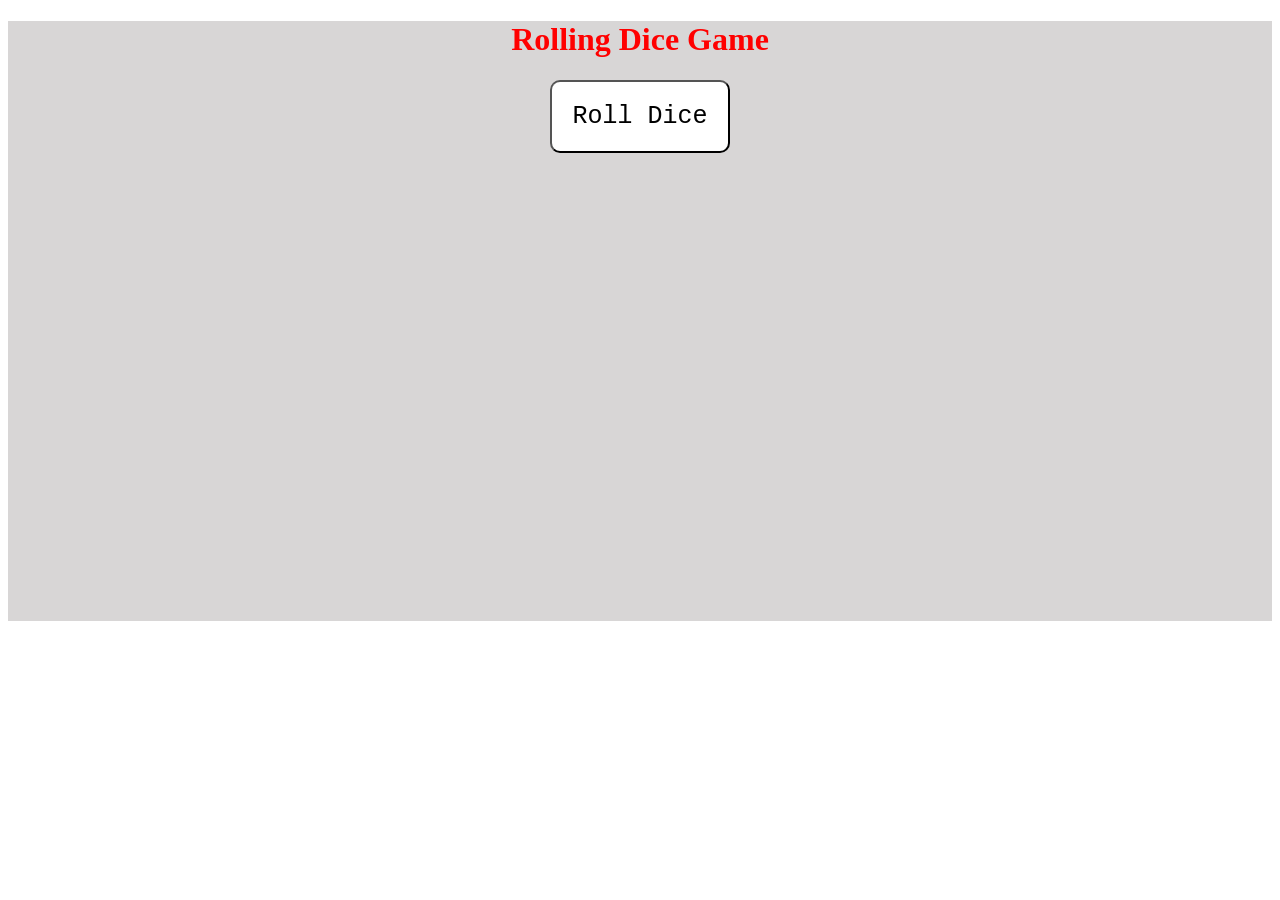
<file: Learning JavaScript/index.html>
<!doctype html>
<html lang="en">
  <head>
    <meta charset="UTF-8" />
    <meta name="viewport" content="width=device-width, initial-scale=1.0" />
    <link rel="stylesheet" href="style.css" />
    <title>Roll Dice</title>
  </head>
  <body>
    <div id="dice__container">
      <h1>Rolling Dice Game</h1>
      <button id="btnRollDices">Roll Dice</button>
      <h2 id="dice-rolled-number1"></h2> <br>
      <h2 id="dice-rolled-number2"></h2>
      <h4 id="Rolled-confirmation"></h4>
    </div>
    

    <script src="index.js"></script>
  </body>
</html>
</file>
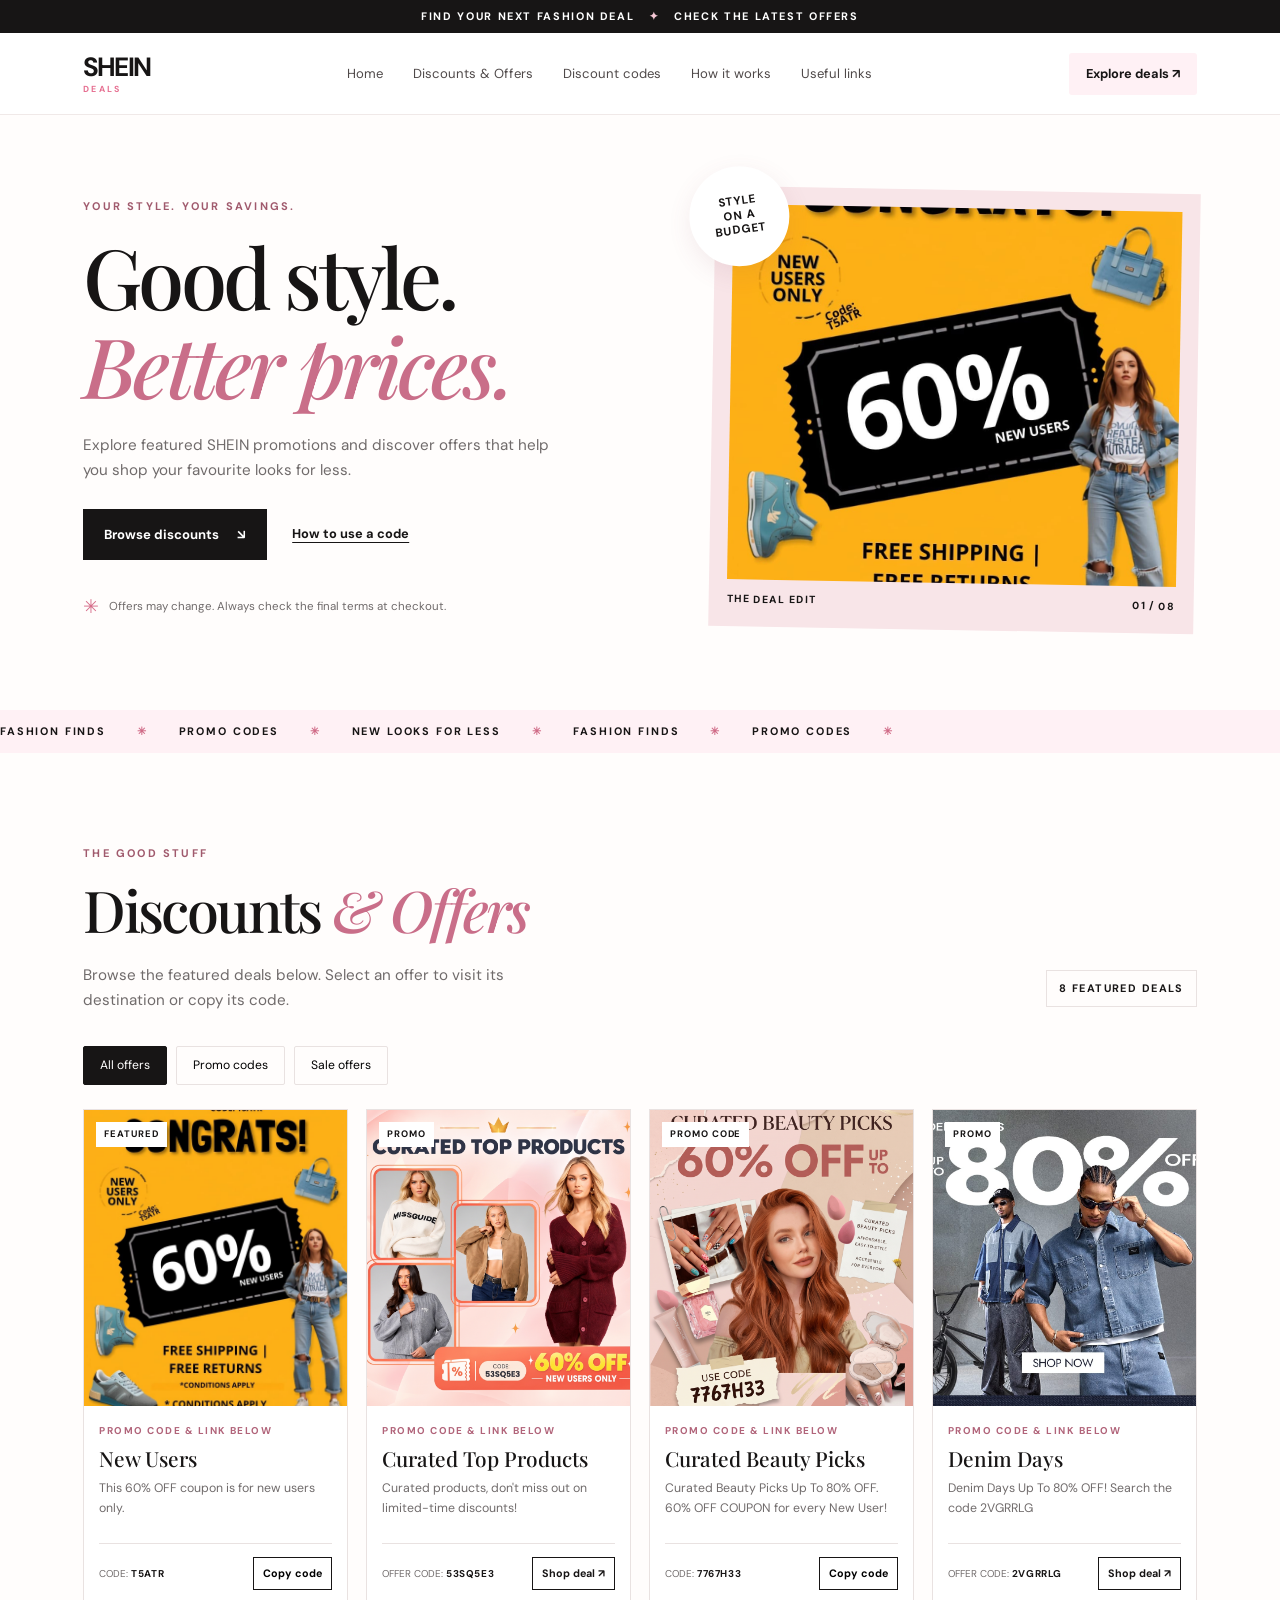
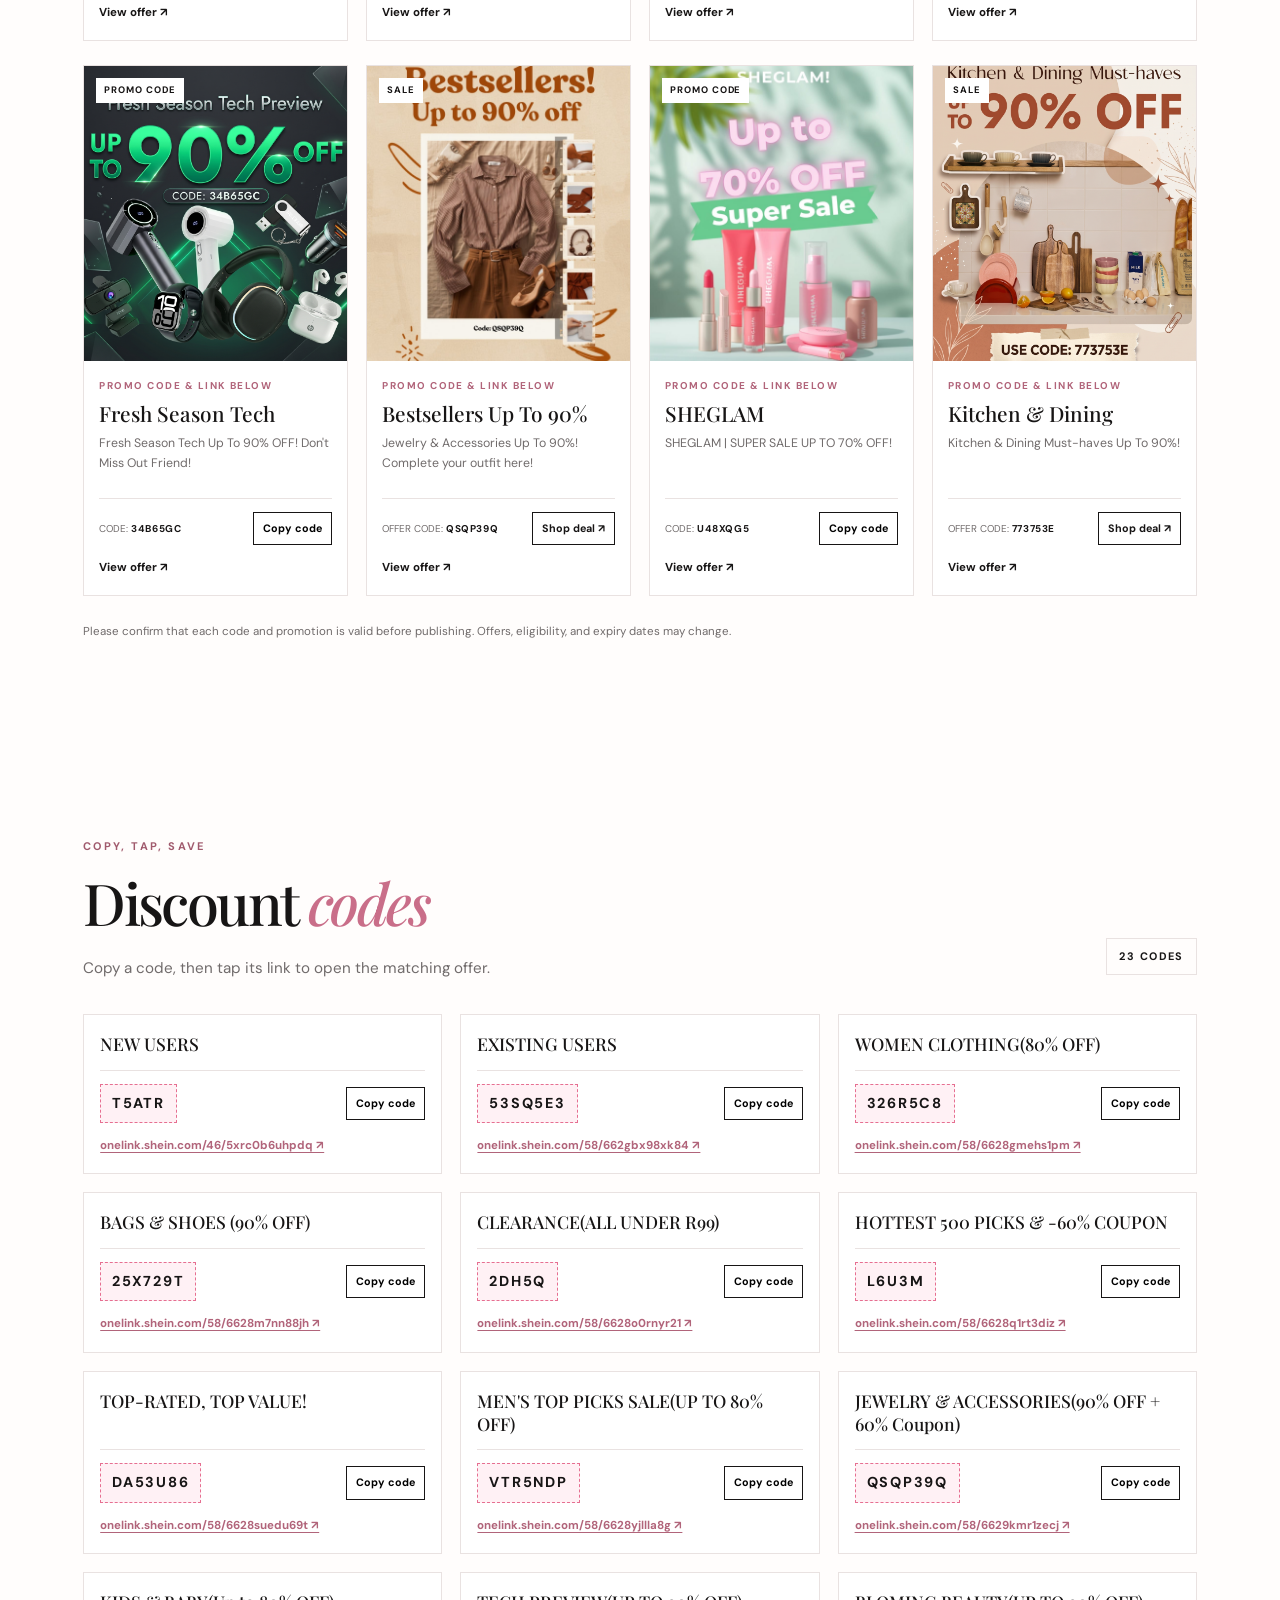
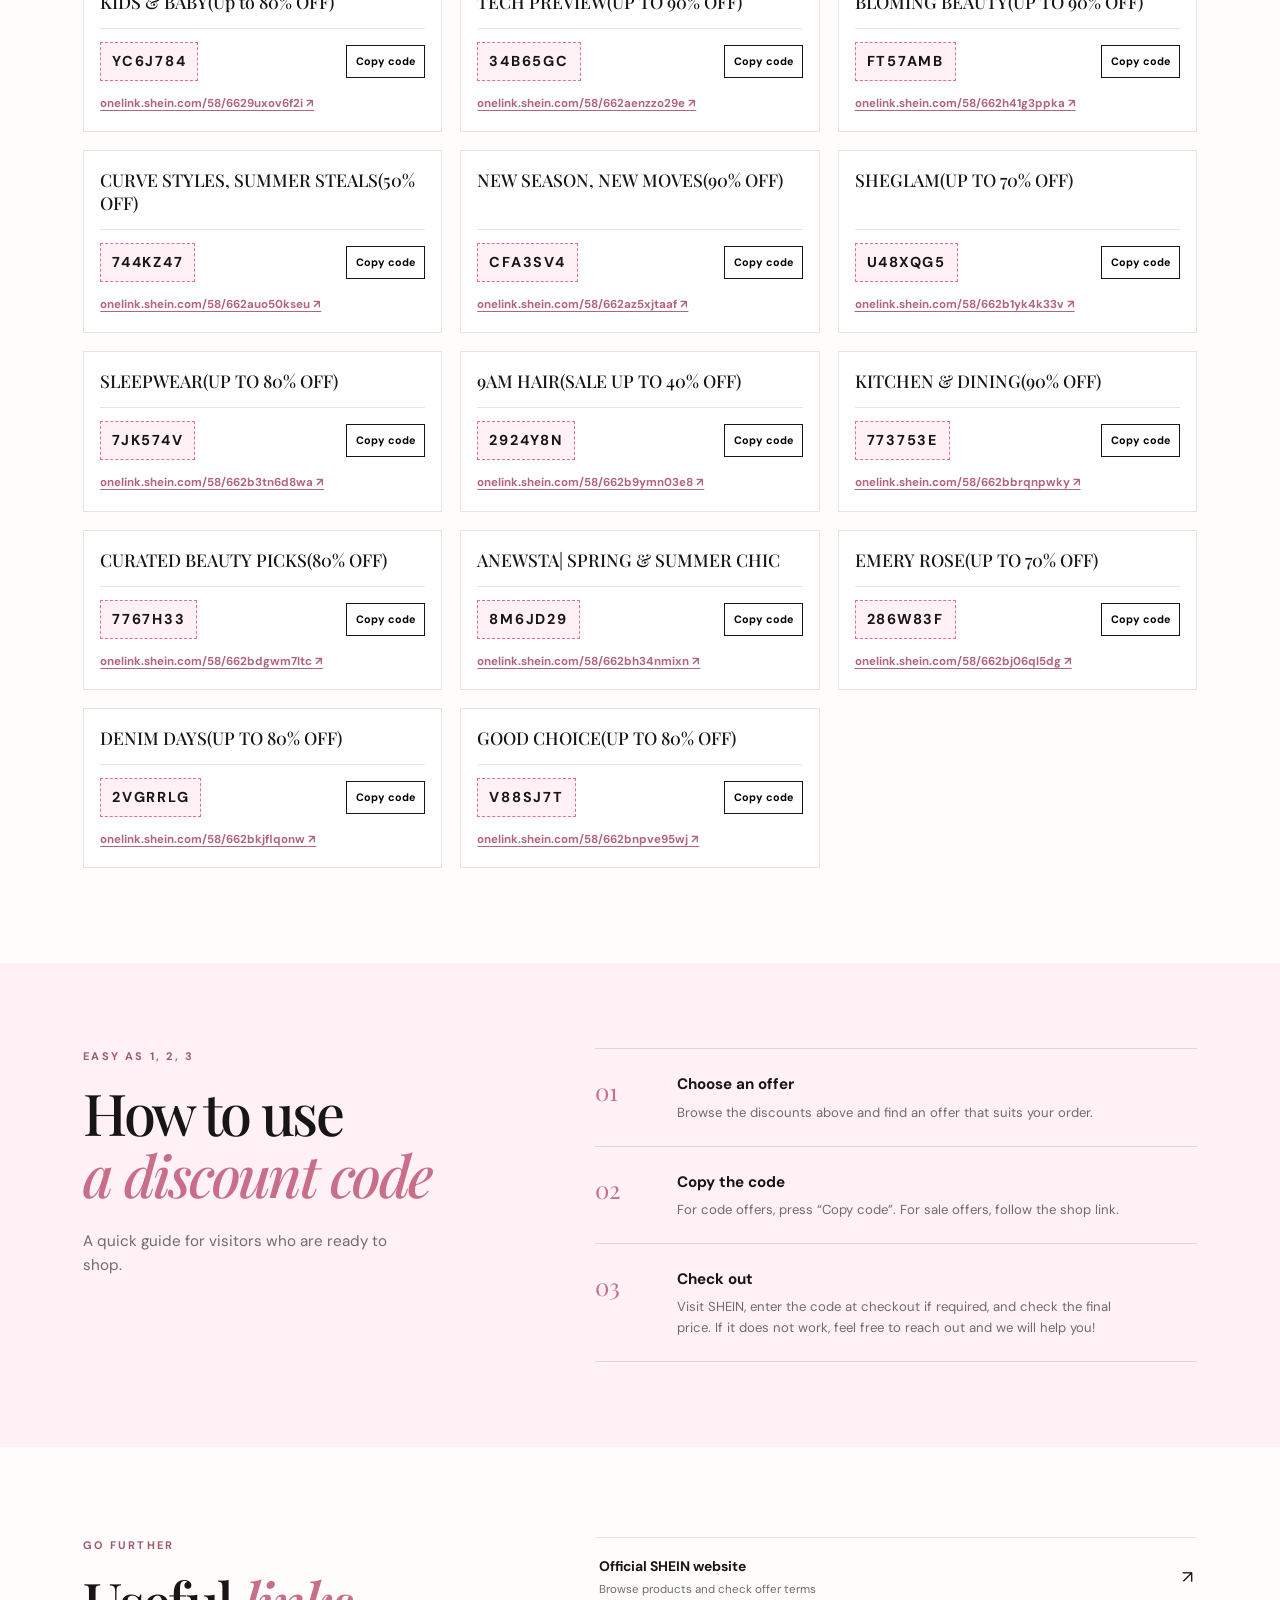
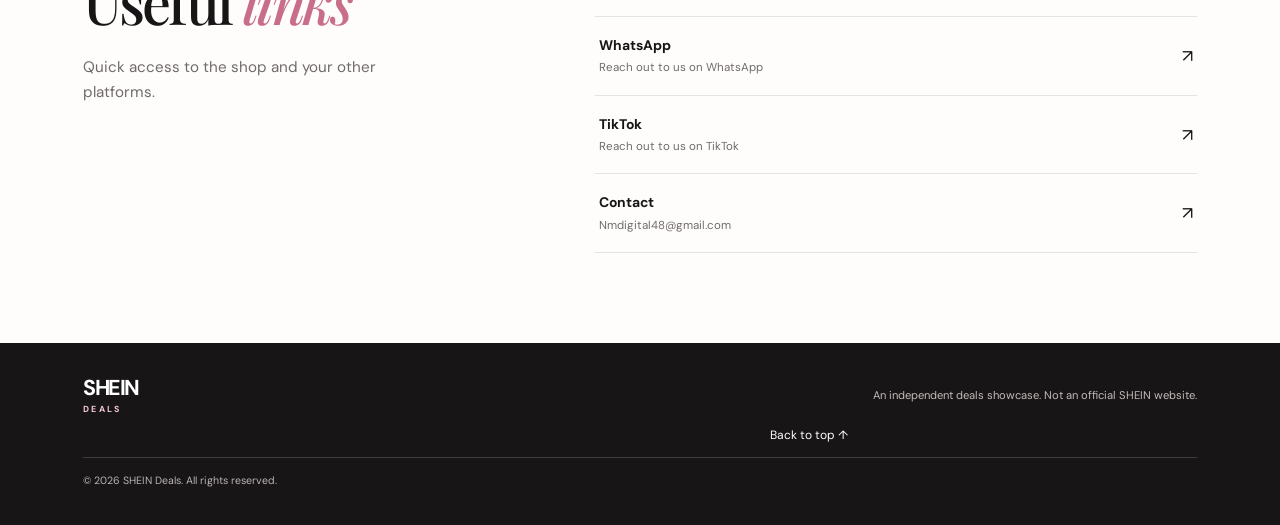
<file: Shein Discount Platform/index.html>
<!doctype html>
<html lang="en">
  <head>
    <meta charset="UTF-8" />
    <meta name="viewport" content="width=device-width, initial-scale=1.0" />
    <meta
      name="description"
      content="Browse featured SHEIN discounts, offers and promo codes."
    />
    <title>SHEIN Deals | Discounts & Offers</title>
    <link rel="stylesheet" href="css/style.css" />
    <script src="js/script.js" defer></script>
  </head>
  <body>
    <div class="announcement">
      FIND YOUR NEXT FASHION DEAL <span>✦</span> CHECK THE LATEST OFFERS
    </div>

    <header class="site-header">
      <a class="brand" href="#home" aria-label="SHEIN Deals home"
        >SHEIN<span>DEALS</span></a
      >
      <button
        class="menu-toggle"
        id="menuToggle"
        aria-label="Open navigation"
        aria-expanded="false"
      >
        ☰
      </button>
      <nav class="nav-links" id="navLinks" aria-label="Main navigation">
        <a href="#home">Home</a>
        <a href="#discounts">Discounts &amp; Offers</a>
        <a href="#discount-codes">Discount codes</a>
        <a href="#how-it-works">How it works</a>
        <a href="#useful-links">Useful links</a>
      </nav>
      <a class="header-cta" href="#discounts">Explore deals ↗</a>
    </header>

    <main>
      <section class="hero section-wrap" id="home">
        <div class="hero-copy">
          <p class="eyebrow">YOUR STYLE. YOUR SAVINGS.</p>
          <h1>Good style.<br /><span>Better prices.</span></h1>
          <p class="hero-description">
            Explore featured SHEIN promotions and discover offers that help you
            shop your favourite looks for less.
          </p>
          <div class="hero-actions">
            <a class="button button-dark" href="#discounts"
              >Browse discounts <span>↘</span></a
            >
            <a class="text-link" href="#how-it-works">How to use a code</a>
          </div>
          <div class="hero-note">
            <span class="sparkle">✳</span
            ><span
              >Offers may change. Always check the final terms at
              checkout.</span
            >
          </div>
        </div>
        <div class="hero-art">
          <div class="hero-sticker">STYLE<br />ON A<br />BUDGET</div>
          <img
            src="assets/images/New Users.jpeg"
            alt="Featured SHEIN promotion"
            onerror="
              this.style.display = 'none';
              this.nextElementSibling.style.display = 'grid';
            "
          />
          <div class="image-placeholder hero-placeholder">
            <span>ADD YOUR<br />FEATURED IMAGE</span
            ><small>assets/images/discount-1.jpg</small>
          </div>
          <div class="hero-caption">THE DEAL EDIT <span>01 / 08</span></div>
        </div>
      </section>

      <section class="ticker" aria-label="Site highlights">
        <div>
          FASHION FINDS <span>✳</span> PROMO CODES <span>✳</span> NEW LOOKS FOR
          LESS <span>✳</span> FASHION FINDS <span>✳</span> PROMO CODES
          <span>✳</span>
        </div>
      </section>

      <section class="discounts section-wrap" id="discounts">
        <div class="section-heading">
          <div>
            <p class="eyebrow">THE GOOD STUFF</p>
            <h2>Discounts <span>&amp; Offers</span></h2>
            <p class="section-intro">
              Browse the featured deals below. Select an offer to visit its
              destination or copy its code.
            </p>
          </div>
          <span class="count-label">8 FEATURED DEALS</span>
        </div>

        <div class="filter-row" role="group" aria-label="Filter deals">
          <button class="filter-button active" data-filter="all">
            All offers
          </button>
          <button class="filter-button" data-filter="code">Promo codes</button>
          <button class="filter-button" data-filter="sale">Sale offers</button>
        </div>

        <div class="deal-grid">
          <article class="deal-card" data-type="code">
            <a
              class="deal-image"
              href="https://www.shein.com/"
              target="_blank"
              rel="noopener noreferrer"
              aria-label="Open SHEIN website for offer 1"
            >
              <img
                src="assets/images/New Users.jpeg"
                alt="Discount offer 1"
                onerror="
                  this.style.display = 'none';
                  this.nextElementSibling.style.display = 'grid';
                "
              />
              <span class="image-placeholder"
                ><span>IMAGE 01</span><small>discount-1.jpg</small></span
              ><span class="image-tag">FEATURED</span>
            </a>
            <div class="deal-content">
              <p class="deal-category">PROMO CODE & LINK BELOW</p>
              <h3>New Users</h3>
              <p class="deal-description">
                This 60% OFF coupon is for new users only.
              </p>
              <div class="deal-bottom">
                <span class="code-label">CODE: <b>T5ATR</b></span
                ><button class="copy-button" data-code="T5ATR">
                  Copy code
                </button>
              </div>
              <a
                class="deal-link"
                href="https://www.shein.com/"
                target="_blank"
                rel="noopener noreferrer"
                >View offer ↗</a
              >
            </div>
          </article>
          <article class="deal-card" data-type="sale">
            <a
              class="deal-image"
              href="https://www.shein.com/"
              target="_blank"
              rel="noopener noreferrer"
              aria-label="Open SHEIN website for offer 2"
            >
              <img
                src="assets/images/Commission Boost Curated Top Products.jpg"
                alt="Discount offer 2"
                onerror="
                  this.style.display = 'none';
                  this.nextElementSibling.style.display = 'grid';
                "
              />
              <span class="image-placeholder"
                ><span>IMAGE 02</span><small>discount-2.jpg</small></span
              ><span class="image-tag">PROMO</span>
            </a>
            <div class="deal-content">
              <p class="deal-category">PROMO CODE & LINK BELOW</p>
              <h3>Curated Top Products</h3>
              <p class="deal-description">
                Curated products, don't miss out on limited-time discounts!
              </p>
              <div class="deal-bottom">
                <span class="code-label">OFFER CODE: <b>53SQ5E3</b></span
                ><a
                  class="small-button"
                  href="https://www.shein.com/"
                  target="_blank"
                  rel="noopener noreferrer"
                  >Shop deal ↗</a
                >
              </div>
              <a
                class="deal-link"
                href="https://www.shein.com/"
                target="_blank"
                rel="noopener noreferrer"
                >View offer ↗</a
              >
            </div>
          </article>
          <article class="deal-card" data-type="code">
            <a
              class="deal-image"
              href="https://www.shein.com/"
              target="_blank"
              rel="noopener noreferrer"
              aria-label="Open SHEIN website for offer 3"
            >
              <img
                src="assets/images/Curated Beauty Picks.jpg"
                alt="Discount offer 3"
                onerror="
                  this.style.display = 'none';
                  this.nextElementSibling.style.display = 'grid';
                "
              />
              <span class="image-placeholder"
                ><span>IMAGE 03</span><small>discount-3.jpg</small></span
              ><span class="image-tag">PROMO CODE</span>
            </a>
            <div class="deal-content">
              <p class="deal-category">PROMO CODE & LINK BELOW</p>
              <h3>Curated Beauty Picks</h3>
              <p class="deal-description">
                Curated Beauty Picks Up To 80% OFF. 60% OFF COUPON for every New User!
              </p>
              <div class="deal-bottom">
                <span class="code-label">CODE: <b>7767H33</b></span
                ><button class="copy-button" data-code="7767H33">
                  Copy code
                </button>
              </div>
              <a
                class="deal-link"
                href="https://www.shein.com/"
                target="_blank"
                rel="noopener noreferrer"
                >View offer ↗</a
              >
            </div>
          </article>

          <article class="deal-card" data-type="sale">
            <a
              class="deal-image"
              href="https://www.shein.com/"
              target="_blank"
              rel="noopener noreferrer"
              aria-label="Open SHEIN website for offer 4"
            >
              <img
                src="assets/images/Denim Days.jpeg"
                alt="Discount offer 4"
                onerror="
                  this.style.display = 'none';
                  this.nextElementSibling.style.display = 'grid';
                "
              />
              <span class="image-placeholder"
                ><span>IMAGE 04</span><small>discount-4.jpg</small></span
              ><span class="image-tag">PROMO</span>
            </a>
            <div class="deal-content">
              <p class="deal-category">PROMO CODE & LINK BELOW</p>
              <h3>Denim Days</h3>
              <p class="deal-description">
                Denim Days Up To 80% OFF! Search the code 2VGRRLG
              </p>
              <div class="deal-bottom">
                <span class="code-label">OFFER CODE: <b>2VGRRLG</b></span
                ><a
                  class="small-button"
                  href="https://www.shein.com/"
                  target="_blank"
                  rel="noopener noreferrer"
                  >Shop deal ↗</a
                >
              </div>
              <a
                class="deal-link"
                href="https://www.shein.com/"
                target="_blank"
                rel="noopener noreferrer"
                >View offer ↗</a
              >
            </div>
          </article>
          <article class="deal-card" data-type="code">
            <a
              class="deal-image"
              href="https://www.shein.com/"
              target="_blank"
              rel="noopener noreferrer"
              aria-label="Open SHEIN website for offer 5"
            >
              <img
                src="assets/images/Fresh Season Tech Preview.jpg"
                alt="Discount offer 5"
                onerror="
                  this.style.display = 'none';
                  this.nextElementSibling.style.display = 'grid';
                "
              />
              <span class="image-placeholder"
                ><span>IMAGE 05</span><small>discount-5.jpg</small></span
              ><span class="image-tag">PROMO CODE</span>
            </a>
            <div class="deal-content">
              <p class="deal-category">PROMO CODE & LINK BELOW</p>
              <h3>Fresh Season Tech</h3>
              <p class="deal-description">
                Fresh Season Tech Up To 90% OFF! Don't Miss Out Friend!
              </p>
              <div class="deal-bottom">
                <span class="code-label">CODE: <b>34B65GC</b></span
                ><button class="copy-button" data-code="34B65GC">
                  Copy code
                </button>
              </div>
              <a
                class="deal-link"
                href="https://www.shein.com/"
                target="_blank"
                rel="noopener noreferrer"
                >View offer ↗</a
              >
            </div>
          </article>
          <article class="deal-card" data-type="sale">
            <a
              class="deal-image"
              href="https://www.shein.com/"
              target="_blank"
              rel="noopener noreferrer"
              aria-label="Open SHEIN website for offer 6"
            >
              <img
                src="assets/images/Bestsellers  Up to 90 Perc off.jpeg"
                alt="Discount offer 6"
                onerror="
                  this.style.display = 'none';
                  this.nextElementSibling.style.display = 'grid';
                "
              />
              <span class="image-placeholder"
                ><span>IMAGE 06</span><small>discount-6.jpg</small></span
              ><span class="image-tag">SALE</span>
            </a>
            <div class="deal-content">
              <p class="deal-category">PROMO CODE & LINK BELOW</p>
              <h3>Bestsellers Up To 90%</h3>
              <p class="deal-description">
                Jewelry & Accessories Up To 90%! Complete your outfit here!
              </p>
              <div class="deal-bottom">
                <span class="code-label">OFFER CODE: <b>QSQP39Q</b></span
                ><a
                  class="small-button"
                  href="https://www.shein.com/"
                  target="_blank"
                  rel="noopener noreferrer"
                  >Shop deal ↗</a
                >
              </div>
              <a
                class="deal-link"
                href="https://www.shein.com/"
                target="_blank"
                rel="noopener noreferrer"
                >View offer ↗</a
              >
            </div>
          </article>
          <article class="deal-card" data-type="code">
            <a
              class="deal-image"
              href="https://www.shein.com/"
              target="_blank"
              rel="noopener noreferrer"
              aria-label="Open SHEIN website for offer 7"
            >
              <img
                src="assets/images/SHEGLAM.jpeg"
                alt="Discount offer 7"
                onerror="
                  this.style.display = 'none';
                  this.nextElementSibling.style.display = 'grid';
                "
              />
              <span class="image-placeholder"
                ><span>IMAGE 07</span><small>discount-7.jpg</small></span
              ><span class="image-tag">PROMO CODE</span>
            </a>
            <div class="deal-content">
              <p class="deal-category">PROMO CODE & LINK BELOW</p>
              <h3>SHEGLAM</h3>
              <p class="deal-description">
                SHEGLAM | SUPER SALE UP TO 70% OFF!
              </p>
              <div class="deal-bottom">
                <span class="code-label">CODE: <b>U48XQG5</b></span
                ><button class="copy-button" data-code="U48XQG5">
                  Copy code
                </button>
              </div>
              <a
                class="deal-link"
                href="https://www.shein.com/"
                target="_blank"
                rel="noopener noreferrer"
                >View offer ↗</a
              >
            </div>
          </article>
          <article class="deal-card" data-type="sale">
            <a
              class="deal-image"
              href="https://www.shein.com/"
              target="_blank"
              rel="noopener noreferrer"
              aria-label="Open SHEIN website for offer 8"
            >
              <img
                src="assets/images/Kitchen & Dining.jpg"
                alt="Discount offer 8"
                onerror="
                  this.style.display = 'none';
                  this.nextElementSibling.style.display = 'grid';
                "
              />
              <span class="image-placeholder"
                ><span>IMAGE 08</span><small>discount-8.jpg</small></span
              ><span class="image-tag">SALE</span>
            </a>
            <div class="deal-content">
              <p class="deal-category">PROMO CODE & LINK BELOW</p>
              <h3>Kitchen & Dining</h3>
              <p class="deal-description">
                Kitchen & Dining Must-haves Up To 90%! 
              </p>
              <div class="deal-bottom">
                <span class="code-label">OFFER CODE: <b>773753E</b></span
                ><a
                  class="small-button"
                  href="https://www.shein.com/"
                  target="_blank"
                  rel="noopener noreferrer"
                  >Shop deal ↗</a
                >
              </div>
              <a
                class="deal-link"
                href="https://www.shein.com/"
                target="_blank"
                rel="noopener noreferrer"
                >View offer ↗</a
              >
            </div>
          </article>
        </div>
        <p class="disclaimer">
          Please confirm that each code and promotion is valid before
          publishing. Offers, eligibility, and expiry dates may change.
        </p>
      </section>

      <section class="codes-section section-wrap" id="discount-codes">
        <div class="section-heading">
          <div>
            <p class="eyebrow">COPY, TAP, SAVE</p>
            <h2>Discount <span>codes</span></h2>
            <p class="section-intro">
              Copy a code, then tap its link to open the matching offer.
            </p>
          </div>
          <span class="count-label">23 CODES</span>
        </div>
        <div class="code-grid">
          <article class="code-card">
            <h3>NEW USERS</h3>
            <div class="code-row">
              <span class="code-box">T5ATR</span
              ><button class="copy-button" data-code="T5ATR">Copy code</button>
            </div>
            <a
              class="code-link"
              href="https://onelink.shein.com/46/5xrc0b6uhpdq"
              target="_blank"
              rel="noopener noreferrer"
              >onelink.shein.com/46/5xrc0b6uhpdq ↗</a
            >
          </article>
          <article class="code-card">
            <h3>EXISTING USERS</h3>
            <div class="code-row">
              <span class="code-box">53SQ5E3</span
              ><button class="copy-button" data-code="53SQ5E3">
                Copy code
              </button>
            </div>
            <a
              class="code-link"
              href="https://onelink.shein.com/58/662gbx98xk84"
              target="_blank"
              rel="noopener noreferrer"
              >onelink.shein.com/58/662gbx98xk84 ↗</a
            >
          </article>
          <article class="code-card">
            <h3>WOMEN CLOTHING(80% OFF)</h3>
            <div class="code-row">
              <span class="code-box">326R5C8</span
              ><button class="copy-button" data-code="326R5C8">
                Copy code
              </button>
            </div>
            <a
              class="code-link"
              href="https://onelink.shein.com/58/6628gmehs1pm"
              target="_blank"
              rel="noopener noreferrer"
              >onelink.shein.com/58/6628gmehs1pm ↗</a
            >
          </article>
          <article class="code-card">
            <h3>BAGS &amp; SHOES (90% OFF)</h3>
            <div class="code-row">
              <span class="code-box">25X729T</span
              ><button class="copy-button" data-code="25X729T">
                Copy code
              </button>
            </div>
            <a
              class="code-link"
              href="https://onelink.shein.com/58/6628m7nn88jh"
              target="_blank"
              rel="noopener noreferrer"
              >onelink.shein.com/58/6628m7nn88jh ↗</a
            >
          </article>
          <article class="code-card">
            <h3>CLEARANCE(ALL UNDER R99)</h3>
            <div class="code-row">
              <span class="code-box">2DH5Q</span
              ><button class="copy-button" data-code="2DH5Q">Copy code</button>
            </div>
            <a
              class="code-link"
              href="https://onelink.shein.com/58/6628o0rnyr21"
              target="_blank"
              rel="noopener noreferrer"
              >onelink.shein.com/58/6628o0rnyr21 ↗</a
            >
          </article>
          <article class="code-card">
            <h3>HOTTEST 500 PICKS &amp; -60% COUPON</h3>
            <div class="code-row">
              <span class="code-box">L6U3M</span
              ><button class="copy-button" data-code="L6U3M">Copy code</button>
            </div>
            <a
              class="code-link"
              href="https://onelink.shein.com/58/6628q1rt3diz"
              target="_blank"
              rel="noopener noreferrer"
              >onelink.shein.com/58/6628q1rt3diz ↗</a
            >
          </article>
          <article class="code-card">
            <h3>TOP-RATED, TOP VALUE!</h3>
            <div class="code-row">
              <span class="code-box">DA53U86</span
              ><button class="copy-button" data-code="DA53U86">
                Copy code
              </button>
            </div>
            <a
              class="code-link"
              href="https://onelink.shein.com/58/6628suedu69t"
              target="_blank"
              rel="noopener noreferrer"
              >onelink.shein.com/58/6628suedu69t ↗</a
            >
          </article>
          <article class="code-card">
            <h3>MEN&#x27;S TOP PICKS SALE(UP TO 80% OFF)</h3>
            <div class="code-row">
              <span class="code-box">VTR5NDP</span
              ><button class="copy-button" data-code="VTR5NDP">
                Copy code
              </button>
            </div>
            <a
              class="code-link"
              href="https://onelink.shein.com/58/6628yjllla8g"
              target="_blank"
              rel="noopener noreferrer"
              >onelink.shein.com/58/6628yjllla8g ↗</a
            >
          </article>
          <article class="code-card">
            <h3>JEWELRY &amp; ACCESSORIES(90% OFF + 60% Coupon)</h3>
            <div class="code-row">
              <span class="code-box">QSQP39Q</span
              ><button class="copy-button" data-code="QSQP39Q">
                Copy code
              </button>
            </div>
            <a
              class="code-link"
              href="https://onelink.shein.com/58/6629kmr1zecj"
              target="_blank"
              rel="noopener noreferrer"
              >onelink.shein.com/58/6629kmr1zecj ↗</a
            >
          </article>
          <article class="code-card">
            <h3>KIDS &amp; BABY(Up to 80% OFF)</h3>
            <div class="code-row">
              <span class="code-box">YC6J784</span
              ><button class="copy-button" data-code="YC6J784">
                Copy code
              </button>
            </div>
            <a
              class="code-link"
              href="https://onelink.shein.com/58/6629uxov6f2i"
              target="_blank"
              rel="noopener noreferrer"
              >onelink.shein.com/58/6629uxov6f2i ↗</a
            >
          </article>
          <article class="code-card">
            <h3>TECH PREVIEW(UP TO 90% OFF)</h3>
            <div class="code-row">
              <span class="code-box">34B65GC</span
              ><button class="copy-button" data-code="34B65GC">
                Copy code
              </button>
            </div>
            <a
              class="code-link"
              href="https://onelink.shein.com/58/662aenzzo29e"
              target="_blank"
              rel="noopener noreferrer"
              >onelink.shein.com/58/662aenzzo29e ↗</a
            >
          </article>
          <article class="code-card">
            <h3>BLOMING BEAUTY(UP TO 90% OFF)</h3>
            <div class="code-row">
              <span class="code-box">FT57AMB</span
              ><button class="copy-button" data-code="FT57AMB">
                Copy code
              </button>
            </div>
            <a
              class="code-link"
              href="https://onelink.shein.com/58/662h41g3ppka"
              target="_blank"
              rel="noopener noreferrer"
              >onelink.shein.com/58/662h41g3ppka ↗</a
            >
          </article>
          <article class="code-card">
            <h3>CURVE STYLES, SUMMER STEALS(50% OFF)</h3>
            <div class="code-row">
              <span class="code-box">744KZ47</span
              ><button class="copy-button" data-code="744KZ47">
                Copy code
              </button>
            </div>
            <a
              class="code-link"
              href="https://onelink.shein.com/58/662auo50kseu"
              target="_blank"
              rel="noopener noreferrer"
              >onelink.shein.com/58/662auo50kseu ↗</a
            >
          </article>
          <article class="code-card">
            <h3>NEW SEASON, NEW MOVES(90% OFF)</h3>
            <div class="code-row">
              <span class="code-box">CFA3SV4</span
              ><button class="copy-button" data-code="CFA3SV4">
                Copy code
              </button>
            </div>
            <a
              class="code-link"
              href="https://onelink.shein.com/58/662az5xjtaaf"
              target="_blank"
              rel="noopener noreferrer"
              >onelink.shein.com/58/662az5xjtaaf ↗</a
            >
          </article>
          <article class="code-card">
            <h3>SHEGLAM(UP TO 70% OFF)</h3>
            <div class="code-row">
              <span class="code-box">U48XQG5</span
              ><button class="copy-button" data-code="U48XQG5">
                Copy code
              </button>
            </div>
            <a
              class="code-link"
              href="https://onelink.shein.com/58/662b1yk4k33v"
              target="_blank"
              rel="noopener noreferrer"
              >onelink.shein.com/58/662b1yk4k33v ↗</a
            >
          </article>
          <article class="code-card">
            <h3>SLEEPWEAR(UP TO 80% OFF)</h3>
            <div class="code-row">
              <span class="code-box">7JK574V</span
              ><button class="copy-button" data-code="7JK574V">
                Copy code
              </button>
            </div>
            <a
              class="code-link"
              href="https://onelink.shein.com/58/662b3tn6d8wa"
              target="_blank"
              rel="noopener noreferrer"
              >onelink.shein.com/58/662b3tn6d8wa ↗</a
            >
          </article>
          <article class="code-card">
            <h3>9AM HAIR(SALE UP TO 40% OFF)</h3>
            <div class="code-row">
              <span class="code-box">2924Y8N</span
              ><button class="copy-button" data-code="2924Y8N">
                Copy code
              </button>
            </div>
            <a
              class="code-link"
              href="https://onelink.shein.com/58/662b9ymn03e8"
              target="_blank"
              rel="noopener noreferrer"
              >onelink.shein.com/58/662b9ymn03e8 ↗</a
            >
          </article>
          <article class="code-card">
            <h3>KITCHEN &amp; DINING(90% OFF)</h3>
            <div class="code-row">
              <span class="code-box">773753E</span
              ><button class="copy-button" data-code="773753E">
                Copy code
              </button>
            </div>
            <a
              class="code-link"
              href="https://onelink.shein.com/58/662bbrqnpwky"
              target="_blank"
              rel="noopener noreferrer"
              >onelink.shein.com/58/662bbrqnpwky ↗</a
            >
          </article>
          <article class="code-card">
            <h3>CURATED BEAUTY PICKS(80% OFF)</h3>
            <div class="code-row">
              <span class="code-box">7767H33</span
              ><button class="copy-button" data-code="7767H33">
                Copy code
              </button>
            </div>
            <a
              class="code-link"
              href="https://onelink.shein.com/58/662bdgwm7ltc"
              target="_blank"
              rel="noopener noreferrer"
              >onelink.shein.com/58/662bdgwm7ltc ↗</a
            >
          </article>
          <article class="code-card">
            <h3>ANEWSTA| SPRING &amp; SUMMER CHIC</h3>
            <div class="code-row">
              <span class="code-box">8M6JD29</span
              ><button class="copy-button" data-code="8M6JD29">
                Copy code
              </button>
            </div>
            <a
              class="code-link"
              href="https://onelink.shein.com/58/662bh34nmixn"
              target="_blank"
              rel="noopener noreferrer"
              >onelink.shein.com/58/662bh34nmixn ↗</a
            >
          </article>
          <article class="code-card">
            <h3>EMERY ROSE(UP TO 70% OFF)</h3>
            <div class="code-row">
              <span class="code-box">286W83F</span
              ><button class="copy-button" data-code="286W83F">
                Copy code
              </button>
            </div>
            <a
              class="code-link"
              href="https://onelink.shein.com/58/662bj06ql5dg"
              target="_blank"
              rel="noopener noreferrer"
              >onelink.shein.com/58/662bj06ql5dg ↗</a
            >
          </article>
          <article class="code-card">
            <h3>DENIM DAYS(UP TO 80% OFF)</h3>
            <div class="code-row">
              <span class="code-box">2VGRRLG</span
              ><button class="copy-button" data-code="2VGRRLG">
                Copy code
              </button>
            </div>
            <a
              class="code-link"
              href="https://onelink.shein.com/58/662bkjflqonw"
              target="_blank"
              rel="noopener noreferrer"
              >onelink.shein.com/58/662bkjflqonw ↗</a
            >
          </article>
          <article class="code-card">
            <h3>GOOD CHOICE(UP TO 80% OFF)</h3>
            <div class="code-row">
              <span class="code-box">V88SJ7T</span
              ><button class="copy-button" data-code="V88SJ7T">
                Copy code
              </button>
            </div>
            <a
              class="code-link"
              href="https://onelink.shein.com/58/662bnpve95wj"
              target="_blank"
              rel="noopener noreferrer"
              >onelink.shein.com/58/662bnpve95wj ↗</a
            >
          </article>
        </div>
      </section>

      <section class="how-section" id="how-it-works">
        <div class="section-wrap how-inner">
          <div>
            <p class="eyebrow">EASY AS 1, 2, 3</p>
            <h2>How to use<br /><span>a discount code</span></h2>
            <p class="section-intro">
              A quick guide for visitors who are ready to shop.
            </p>
          </div>
          <div class="steps">
            <article class="step">
              <span class="step-number">01</span>
              <div>
                <h3>Choose an offer</h3>
                <p>
                  Browse the discounts above and find an offer that suits your
                  order.
                </p>
              </div>
            </article>
            <article class="step">
              <span class="step-number">02</span>
              <div>
                <h3>Copy the code</h3>
                <p>
                  For code offers, press “Copy code”. For sale offers, follow
                  the shop link.
                </p>
              </div>
            </article>
            <article class="step">
              <span class="step-number">03</span>
              <div>
                <h3>Check out</h3>
                <p>
                  Visit SHEIN, enter the code at checkout if required, and check
                  the final price. If it does not work, feel free to reach out and we will help you!
                </p>
              </div>
            </article>
          </div>
        </div>
      </section>

      <section class="links-section section-wrap" id="useful-links">
        <div>
          <p class="eyebrow">GO FURTHER</p>
          <h2>Useful <span>links</span></h2>
          <p class="section-intro">
            Quick access to the shop and your other platforms.
          </p>
        </div>
        <div class="useful-links">
          <a
            href="https://www.shein.com/"
            target="_blank"
            rel="noopener noreferrer"
            ><span
              ><b>Official SHEIN website</b
              ><small>Browse products and check offer terms</small></span
            ><span>↗</span></a
          >
          <a
            href="https://wa.me/27676721840"
            target="_blank"
            rel="noopener noreferrer"
            ><span
              ><b>WhatsApp</b
              ><small>Reach out to us on WhatsApp</small></span
            ><span>↗</span></a
          >
          <a
            href="https://www.tiktok.com/@sheindisc_codes?_r=1&_t=ZS-9Aqla3IRr7c"
            target="_blank"
            rel="noopener noreferrer"
            ><span
              ><b>TikTok</b
              ><small>Reach out to us on TikTok</small></span
            ><span>↗</span></a
          >
          <a href="mailto:nmdigital48@gmail.com"
            ><span
              ><b>Contact</b
              ><small>Nmdigital48@gmail.com</small></span
            ><span>↗</span></a
          >
        </div>
      </section>
    </main>

    <footer class="site-footer">
      <a class="brand footer-brand" href="#home">SHEIN<span>DEALS</span></a>
      <p>An independent deals showcase. Not an official SHEIN website.</p>
      <a href="#home" class="back-top">Back to top ↑</a>
      <small>© <span id="year"></span> SHEIN Deals. All rights reserved.</small>
    </footer>
    <div class="toast" id="toast" role="status" aria-live="polite"></div>
  </body>
</html>
</file>
<file: Learning JavaScript/style.css>
#dice__container{
    display: block;
    align-items: center;
    text-align: center;
    margin-top: 20px;
    background-color: rgb(216, 214, 214);
    height: 600px;
}

h1{
    color: red;
}

button{
    background-color: white;
    padding: 20px;
    border-radius: 10px;  
    font-size: 25px; 
    font-family: 'Courier New', Courier, monospace; 
    transition: .3s ease-in-out;
}
button:hover{
    background-color: rgb(206, 102, 102);
}



#dice-rolled-number1, #dice-rolled-number2{    
    font-size: 4em;
}

#Rolled-confirmation{
    color: green;
}
</file>
<file: Shein Discount Platform/css/style.css>
@import url("https://fonts.googleapis.com/css2?family=DM+Sans:wght@400;500;600;700&family=Playfair+Display:wght@500;600;700&display=swap");

:root {
  --ink: #171515;
  --muted: #706b6b;
  --pink: #f6c8d6;
  --pink-light: #fff1f5;
  --paper: #fffdfc;
  --line: #e9e2e1;
  --accent: #e66f91;
  --serif: "Playfair Display", Georgia, serif;
  --sans: "DM Sans", Arial, sans-serif;
}
* {
  box-sizing: border-box;
}
html {
  scroll-behavior: smooth;
  scroll-padding-top: 90px;
}
body {
  margin: 0;
  background: var(--paper);
  color: var(--ink);
  font-family: var(--sans);
  line-height: 1.6;
}
a {
  color: inherit;
  text-decoration: none;
}
button {
  font: inherit;
}
.announcement {
  background: var(--ink);
  color: white;
  text-align: center;
  padding: 8px 12px;
  font-size: 0.68rem;
  letter-spacing: 0.15em;
  font-weight: 700;
}
.announcement span {
  color: var(--pink);
  padding: 0 10px;
}
.site-header {
  height: 82px;
  padding: 0 6.5%;
  display: flex;
  align-items: center;
  justify-content: space-between;
  gap: 25px;
  background: #fff;
  position: sticky;
  top: 0;
  z-index: 20;
  border-bottom: 1px solid #f0e9e8;
}
.brand {
  font-weight: 700;
  letter-spacing: -0.07em;
  font-size: 1.65rem;
  white-space: nowrap;
  line-height: 1;
}
.brand span {
  display: block;
  letter-spacing: 0.25em;
  font-size: 0.55rem;
  margin-top: 5px;
  color: var(--accent);
}
.nav-links {
  display: flex;
  align-items: center;
  gap: 30px;
}
.nav-links a {
  font-size: 0.82rem;
  color: #4f4949;
  transition: color 0.2s;
}
.nav-links a:hover,
.text-link:hover,
.deal-link:hover {
  color: var(--accent);
}
.header-cta {
  background: var(--pink-light);
  padding: 11px 17px;
  border-radius: 3px;
  font-size: 0.8rem;
  font-weight: 700;
  white-space: nowrap;
}
.menu-toggle {
  display: none;
  border: 0;
  background: none;
  font-size: 1.5rem;
  cursor: pointer;
}
.section-wrap {
  width: min(1160px, 87%);
  margin-inline: auto;
}
.hero {
  display: grid;
  grid-template-columns: 1fr 0.88fr;
  align-items: center;
  gap: 7%;
  padding-top: 75px;
  padding-bottom: 80px;
  min-height: 570px;
}
.eyebrow {
  font-size: 0.69rem;
  letter-spacing: 0.2em;
  font-weight: 700;
  color: #a05a6d;
  margin: 0 0 15px;
}
h1,
h2 {
  font-family: var(--serif);
  font-weight: 500;
  letter-spacing: -0.045em;
  line-height: 1.08;
  margin: 0;
}
h1 {
  font-size: clamp(3.6rem, 6.5vw, 6.1rem);
}
h1 span,
h2 span {
  color: #c96e89;
  font-style: italic;
}
.hero-description,
.section-intro {
  color: var(--muted);
  max-width: 470px;
  font-size: 0.95rem;
  margin: 23px 0 27px;
}
.hero-actions {
  display: flex;
  align-items: center;
  gap: 25px;
  flex-wrap: wrap;
}
.button {
  display: inline-flex;
  align-items: center;
  justify-content: center;
  gap: 18px;
  padding: 14px 20px;
  font-size: 0.82rem;
  font-weight: 700;
  border: 1px solid var(--ink);
  transition:
    transform 0.2s,
    background 0.2s;
}
.button:hover {
  transform: translateY(-2px);
}
.button-dark {
  background: var(--ink);
  color: white;
}
.button-dark:hover {
  background: #373131;
}
.text-link {
  font-size: 0.8rem;
  font-weight: 700;
  text-decoration: underline;
  text-underline-offset: 4px;
}
.hero-note {
  display: flex;
  align-items: center;
  gap: 10px;
  margin-top: 32px;
  font-size: 0.72rem;
  color: var(--muted);
  max-width: 390px;
}
.sparkle {
  color: #d66d8a;
  font-size: 1.2rem;
}
.hero-art {
  position: relative;
  background: #f8e5e8;
  min-height: 410px;
  padding: 18px;
  transform: rotate(1deg);
}
.hero-art > img {
  width: 100%;
  height: 375px;
  object-fit: cover;
  display: block;
  position: relative;
  z-index: 1;
}
.image-placeholder {
  display: none;
  place-items: center;
  align-content: center;
  gap: 8px;
  min-height: 220px;
  background: linear-gradient(135deg, #f9dce5, #f7eceb);
  color: #9e6476;
  text-align: center;
  font-size: 0.8rem;
  font-weight: 700;
  letter-spacing: 0.12em;
}
.image-placeholder small {
  font-size: 0.65rem;
  letter-spacing: 0;
  font-weight: 500;
}
.hero-placeholder {
  height: 375px;
}
.hero-sticker {
  position: absolute;
  z-index: 3;
  top: -20px;
  left: -26px;
  background: #fff;
  border-radius: 50%;
  width: 100px;
  height: 100px;
  display: grid;
  place-content: center;
  text-align: center;
  font-size: 0.72rem;
  line-height: 1.25;
  font-weight: 700;
  letter-spacing: 0.08em;
  transform: rotate(-9deg);
  box-shadow: 0 8px 25px #8e53601c;
}
.hero-caption {
  display: flex;
  justify-content: space-between;
  padding: 12px 0 0;
  font-size: 0.65rem;
  font-weight: 700;
  letter-spacing: 0.14em;
}
.ticker {
  overflow: hidden;
  background: var(--pink-light);
  padding: 13px 0;
  white-space: nowrap;
  font-size: 0.68rem;
  font-weight: 700;
  letter-spacing: 0.17em;
}
.ticker div {
  width: max-content;
  animation: marquee 26s linear infinite;
}
.ticker span {
  color: #d06b87;
  padding: 0 26px;
}
@keyframes marquee {
  to {
    transform: translateX(-35%);
  }
}
.discounts {
  padding-top: 92px;
  padding-bottom: 95px;
}
.section-heading {
  display: flex;
  justify-content: space-between;
  align-items: end;
  gap: 30px;
}
h2 {
  font-size: clamp(2.6rem, 4.5vw, 4rem);
}
.section-heading .section-intro {
  margin-bottom: 0;
}
.count-label {
  font-size: 0.68rem;
  letter-spacing: 0.13em;
  font-weight: 700;
  padding: 9px 12px;
  border: 1px solid var(--line);
  white-space: nowrap;
  margin-bottom: 5px;
}
.filter-row {
  display: flex;
  gap: 9px;
  margin: 34px 0 24px;
  flex-wrap: wrap;
}
.filter-button {
  background: transparent;
  border: 1px solid var(--line);
  padding: 9px 16px;
  font-size: 0.76rem;
  cursor: pointer;
  border-radius: 2px;
}
.filter-button.active,
.filter-button:hover {
  background: var(--ink);
  border-color: var(--ink);
  color: #fff;
}
.deal-grid {
  display: grid;
  grid-template-columns: repeat(4, minmax(0, 1fr));
  gap: 24px 18px;
}
.deal-card {
  border: 1px solid var(--line);
  background: #fff;
  min-width: 0;
  transition:
    transform 0.2s,
    box-shadow 0.2s;
}
.deal-card:hover {
  transform: translateY(-4px);
  box-shadow: 0 12px 28px #3220200c;
}
.deal-image {
  position: relative;
  display: block;
  background: #f9e6eb;
  overflow: hidden;
  aspect-ratio: 4/4.5;
}
.deal-image img {
  display: block;
  width: 100%;
  height: 100%;
  object-fit: cover;
  transition: transform 0.35s;
}
.deal-card:hover .deal-image img {
  transform: scale(1.035);
}
.deal-image .image-placeholder {
  height: 100%;
  width: 100%;
  position: absolute;
  inset: 0;
  aspect-ratio: unset;
}
.image-tag {
  position: absolute;
  top: 12px;
  left: 12px;
  background: #fff;
  padding: 5px 8px;
  font-size: 0.59rem;
  font-weight: 700;
  letter-spacing: 0.1em;
}
.deal-content {
  padding: 17px 15px 16px;
}
.deal-category {
  font-size: 0.62rem;
  letter-spacing: 0.15em;
  color: #b1647a;
  font-weight: 700;
  margin: 0 0 7px;
}
.deal-content h3 {
  font-family: var(--serif);
  font-size: 1.3rem;
  font-weight: 500;
  line-height: 1.2;
  margin: 0 0 8px;
}
.deal-description {
  font-size: 0.77rem;
  color: var(--muted);
  min-height: 48px;
  margin: 0 0 16px;
}
.deal-bottom {
  display: flex;
  justify-content: space-between;
  align-items: center;
  gap: 8px;
  border-top: 1px solid var(--line);
  padding-top: 13px;
}
.code-label {
  font-size: 0.62rem;
  color: var(--muted);
}
.code-label b {
  color: var(--ink);
  letter-spacing: 0.06em;
}
.copy-button,
.small-button {
  border: 1px solid var(--ink);
  background: #fff;
  padding: 7px 9px;
  font-size: 0.67rem;
  font-weight: 700;
  cursor: pointer;
  white-space: nowrap;
}
.copy-button:hover,
.small-button:hover {
  background: var(--ink);
  color: #fff;
}
.deal-link {
  display: inline-block;
  margin-top: 14px;
  font-size: 0.72rem;
  font-weight: 700;
}
.disclaimer {
  font-size: 0.72rem;
  color: var(--muted);
  margin-top: 27px;
}
.how-section {
  background: var(--pink-light);
  padding: 85px 0;
}
.how-inner {
  display: grid;
  grid-template-columns: 0.8fr 1.2fr;
  gap: 10%;
  align-items: start;
}
.how-inner .section-intro {
  max-width: 320px;
}
.steps {
  border-top: 1px solid #e8d3d8;
}
.step {
  display: grid;
  grid-template-columns: 62px 1fr;
  gap: 20px;
  padding: 23px 0;
  border-bottom: 1px solid #e8d3d8;
}
.step-number {
  font-family: var(--serif);
  font-size: 1.5rem;
  color: #c96e89;
}
.step h3 {
  font-size: 0.95rem;
  margin: 0 0 5px;
}
.step p {
  font-size: 0.82rem;
  color: var(--muted);
  margin: 0;
  max-width: 470px;
}
.links-section {
  display: grid;
  grid-template-columns: 0.8fr 1.2fr;
  gap: 10%;
  padding-top: 90px;
  padding-bottom: 90px;
}
.links-section .section-intro {
  max-width: 300px;
}
.useful-links {
  border-top: 1px solid var(--line);
}
.useful-links a {
  display: flex;
  justify-content: space-between;
  align-items: center;
  gap: 20px;
  padding: 17px 4px;
  border-bottom: 1px solid var(--line);
  transition: padding 0.2s;
}
.useful-links a:hover {
  padding-left: 10px;
}
.useful-links b,
.useful-links small {
  display: block;
}
.useful-links b {
  font-size: 0.87rem;
}
.useful-links small {
  font-size: 0.72rem;
  color: var(--muted);
  margin-top: 3px;
}
.useful-links a > span:last-child {
  font-size: 1.1rem;
}
.site-footer {
  background: var(--ink);
  color: white;
  padding: 35px 6.5%;
  display: grid;
  grid-template-columns: 1fr auto;
  align-items: center;
  gap: 12px 25px;
}
.footer-brand {
  font-size: 1.35rem;
}
.footer-brand span {
  color: var(--pink);
}
.site-footer p {
  font-size: 0.7rem;
  color: #c3babb;
  margin: 0;
}
.back-top {
  font-size: 0.75rem;
  justify-self: end;
}
.site-footer > small {
  grid-column: 1/-1;
  border-top: 1px solid #423b3c;
  padding-top: 15px;
  font-size: 0.66rem;
  color: #bdb4b5;
}
.toast {
  position: fixed;
  bottom: 22px;
  left: 50%;
  transform: translate(-50%, 20px);
  background: var(--ink);
  color: white;
  padding: 11px 18px;
  font-size: 0.8rem;
  opacity: 0;
  pointer-events: none;
  transition:
    opacity 0.2s,
    transform 0.2s;
  z-index: 50;
}
.toast.show {
  opacity: 1;
  transform: translate(-50%, 0);
}
[hidden] {
  display: none !important;
}
@media (max-width: 1000px) {
  .site-header {
    padding-inline: 5%;
    gap: 16px;
  }
  .nav-links {
    gap: 16px;
  }
  .nav-links a {
    font-size: 0.75rem;
  }
  .header-cta {
    padding: 10px 12px;
  }
  .deal-grid {
    grid-template-columns: repeat(2, minmax(0, 1fr));
  }
  .hero {
    gap: 5%;
  }
  .hero-art {
    min-height: 350px;
  }
  .hero-art > img,
  .hero-placeholder {
    height: 315px;
  }
}
@media (max-width: 720px) {
  .announcement {
    font-size: 0.58rem;
    letter-spacing: 0.1em;
  }
  .site-header {
    height: 70px;
    padding-inline: 6%;
    justify-content: space-between;
  }
  .menu-toggle {
    display: block;
    margin-left: auto;
  }
  .header-cta {
    display: none;
  }
  .nav-links {
    display: none;
    position: absolute;
    top: 69px;
    left: 0;
    right: 0;
    background: #fff;
    border-bottom: 1px solid var(--line);
    padding: 14px 6% 20px;
    align-items: stretch;
    gap: 0;
    flex-direction: column;
    box-shadow: 0 12px 18px #00000008;
  }
  .nav-links.open {
    display: flex;
  }
  .nav-links a {
    padding: 12px 0;
    border-bottom: 1px solid #f3eded;
    font-size: 0.86rem;
  }
  .nav-links a:last-child {
    border-bottom: 0;
  }
  .section-wrap {
    width: 88%;
  }
  .hero {
    grid-template-columns: 1fr;
    padding-top: 48px;
    padding-bottom: 55px;
    gap: 35px;
  }
  .hero h1 {
    font-size: clamp(3.3rem, 13vw, 5rem);
  }
  .hero-description {
    font-size: 0.9rem;
    margin: 19px 0 22px;
  }
  .hero-art {
    width: 90%;
    margin: 0 auto;
    min-height: 300px;
  }
  .hero-art > img,
  .hero-placeholder {
    height: 270px;
  }
  .hero-sticker {
    width: 83px;
    height: 83px;
    font-size: 0.63rem;
    left: -18px;
  }
  .ticker {
    font-size: 0.6rem;
  }
  .discounts {
    padding-top: 65px;
    padding-bottom: 65px;
  }
  .section-heading {
    align-items: start;
    flex-direction: column;
    gap: 14px;
  }
  .section-heading h2 {
    font-size: clamp(2.45rem, 10vw, 3.3rem);
  }
  .section-heading .section-intro {
    margin-top: 15px;
  }
  .count-label {
    margin: 0;
  }
  .filter-row {
    margin-top: 25px;
  }
  .deal-grid {
    gap: 13px;
  }
  .deal-content {
    padding: 12px 10px;
  }
  .deal-content h3 {
    font-size: 1.12rem;
  }
  .deal-description {
    font-size: 0.72rem;
    min-height: 68px;
  }
  .deal-bottom {
    align-items: flex-start;
    flex-direction: column;
  }
  .copy-button,
  .small-button {
    width: 100%;
  }
  .deal-link {
    font-size: 0.7rem;
  }
  .image-tag {
    font-size: 0.52rem;
    top: 8px;
    left: 8px;
  }
  .how-section {
    padding: 62px 0;
  }
  .how-inner,
  .links-section {
    grid-template-columns: 1fr;
    gap: 28px;
  }
  .how-inner .section-intro {
    margin: 15px 0 0;
  }
  .links-section {
    padding-top: 65px;
    padding-bottom: 65px;
  }
  .site-footer {
    padding: 30px 6%;
    grid-template-columns: 1fr auto;
  }
  .site-footer p {
    grid-column: 1/-1;
    grid-row: 2;
  }
  .back-top {
    grid-column: 2;
    grid-row: 1;
  }
  .site-footer > small {
    margin-top: 8px;
  }
}
@media (max-width: 380px) {
  .deal-grid {
    grid-template-columns: 1fr;
  }
  .deal-image {
    aspect-ratio: 1.15;
  }
  .deal-description {
    min-height: 0;
  }
  .deal-bottom {
    flex-direction: row;
    align-items: center;
  }
  .hero-actions {
    gap: 15px;
  }
  .button {
    padding: 12px 14px;
  }
}
/* Discount codes section */
.codes-section {
  padding-top: 90px;
  padding-bottom: 95px;
}
.code-grid {
  display: grid;
  grid-template-columns: repeat(3, minmax(0, 1fr));
  gap: 18px;
  margin-top: 34px;
}
.code-card {
  border: 1px solid var(--line);
  background: #fff;
  padding: 18px 16px;
  display: flex;
  flex-direction: column;
  gap: 14px;
  min-width: 0;
  transition:
    transform 0.2s,
    box-shadow 0.2s;
}
.code-card:hover {
  transform: translateY(-4px);
  box-shadow: 0 12px 28px #3220200c;
}
.code-card h3 {
  font-family: var(--serif);
  font-size: 1.1rem;
  font-weight: 500;
  line-height: 1.3;
  margin: 0;
  flex: 1;
}
.code-row {
  display: flex;
  align-items: center;
  justify-content: space-between;
  gap: 10px;
  border-top: 1px solid var(--line);
  padding-top: 13px;
}
.code-box {
  font-weight: 700;
  letter-spacing: 0.12em;
  font-size: 0.9rem;
  background: var(--pink-light);
  border: 1px dashed var(--accent);
  padding: 7px 11px;
  user-select: all;
  word-break: break-all;
}
.code-link {
  font-size: 0.72rem;
  font-weight: 700;
  color: #b1647a;
  word-break: break-all;
  text-decoration: underline;
  text-underline-offset: 3px;
}
.code-link:hover {
  color: var(--accent);
}
@media (max-width: 1000px) {
  .code-grid {
    grid-template-columns: repeat(2, minmax(0, 1fr));
  }
}
@media (max-width: 720px) {
  .codes-section {
    padding-top: 65px;
    padding-bottom: 65px;
  }
  .code-grid {
    grid-template-columns: 1fr;
  }
}
@media (prefers-reduced-motion: reduce) {
  html {
    scroll-behavior: auto;
  }
  *,
  *::before,
  *::after {
    animation-duration: 0.01ms !important;
    animation-iteration-count: 1 !important;
    transition-duration: 0.01ms !important;
  }
}
</file>
